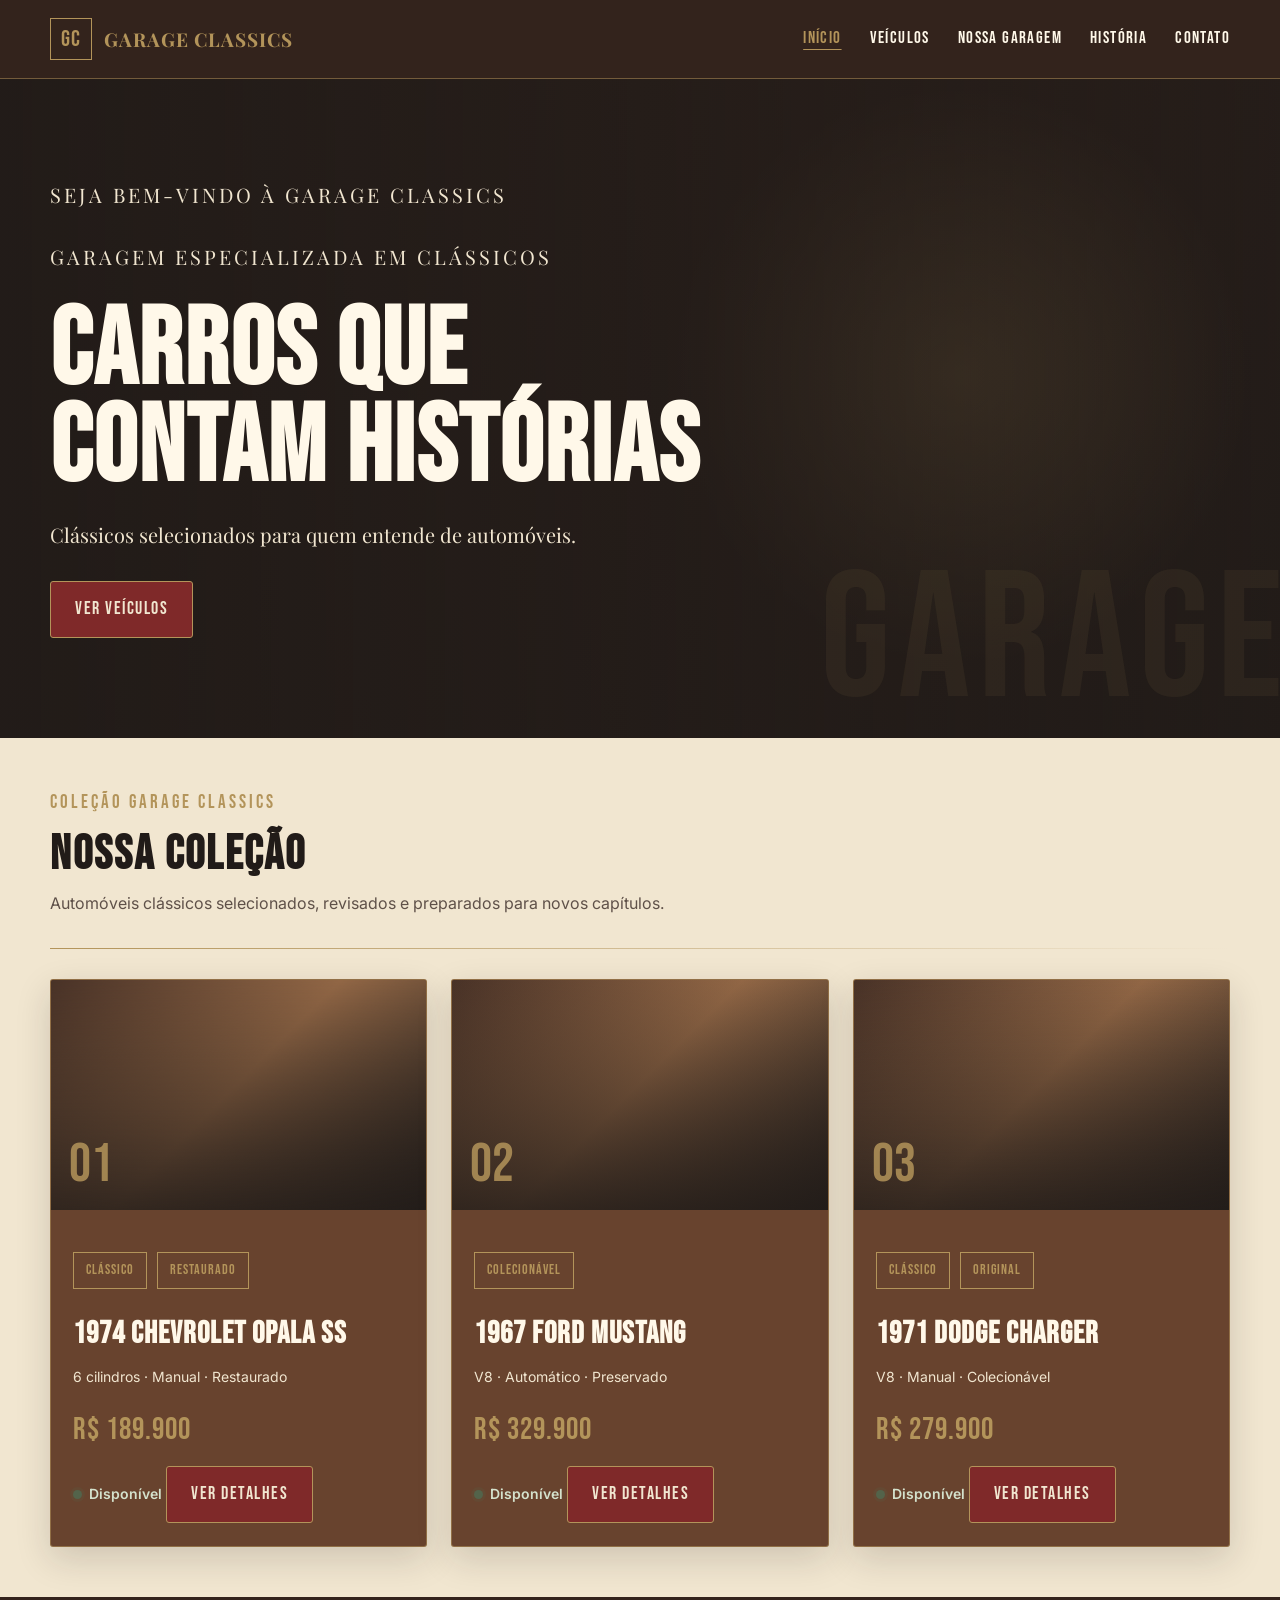
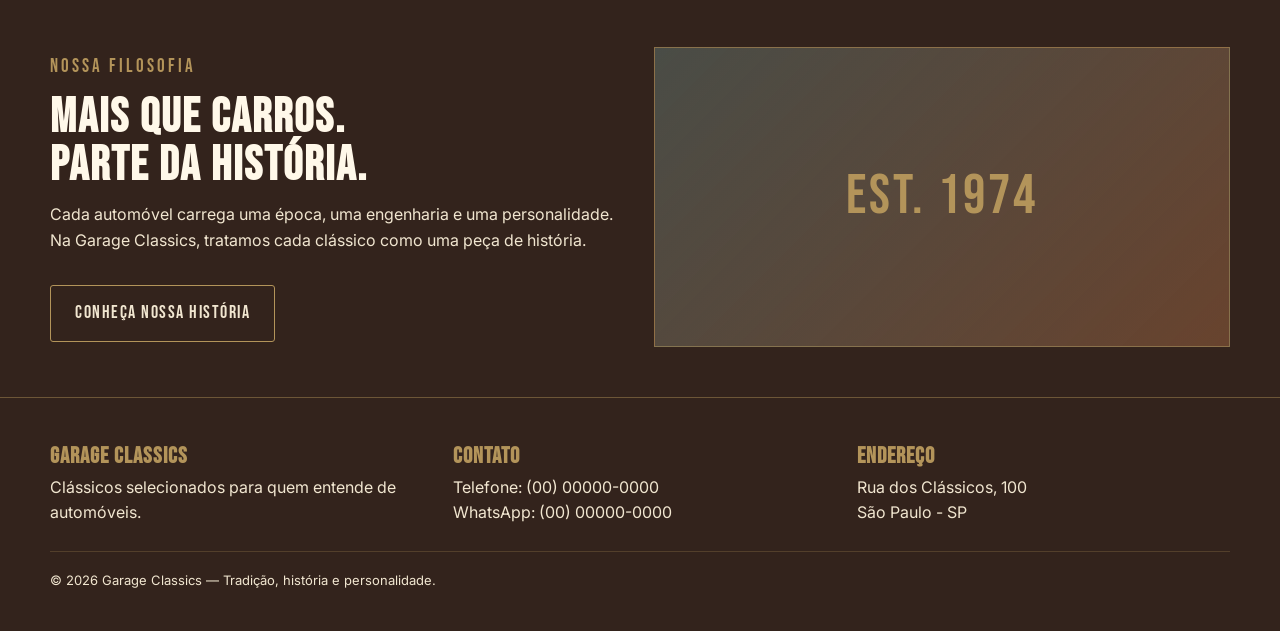
<file: index.html>
<!DOCTYPE html>
<html lang="pt-BR">
<head>
    <meta charset="UTF-8">
    <meta name="viewport" content="width=device-width, initial-scale=1.0">
    <meta name="description" content="Garage Classics — garagem especializada em carros clássicos.">
    <title>Garage Classics - Início</title>
    <link rel="stylesheet" href="css/style.css">
</head>
<body>
    <header class="header">
        <div class="container">
            <nav class="nav">
                <a class="logo" href="index.html">
                    <span class="logo-mark">GC</span>
                    <span class="logo-text">GARAGE CLASSICS</span>
                </a>
                <ul class="nav-links">
                    <li><a class="ativo" href="index.html">INÍCIO</a></li>
                    <li><a href="pages/veiculos.html">VEÍCULOS</a></li>
                    <li><a href="pages/garagem.html">NOSSA GARAGEM</a></li>
                    <li><a href="pages/historia.html">HISTÓRIA</a></li>
                    <li><a href="pages/contato.html">CONTATO</a></li>
                </ul>
            </nav>
        </div>
    </header>

    <main>
        <section class="hero">
            <div class="container">
                <div class="hero-content">
                    <p id="saudacao" class="eyebrow">SEJA BEM-VINDO À GARAGE CLASSICS</p>
                    <p class="eyebrow">GARAGEM ESPECIALIZADA EM CLÁSSICOS</p>
                    <h1>CARROS QUE<br>CONTAM HISTÓRIAS</h1>
                    <p>Clássicos selecionados para quem entende de automóveis.</p>
                    <a class="botao" href="pages/veiculos.html">VER VEÍCULOS</a>
                </div>
            </div>
        </section>

        <section class="secao">
            <div class="container">
                <p class="eyebrow">COLEÇÃO GARAGE CLASSICS</p>
                <h2 class="titulo-secao">NOSSA COLEÇÃO</h2>
                <p class="subtitulo">Automóveis clássicos selecionados, revisados e preparados para novos capítulos.</p>
                <div class="linha-decorativa"></div>

                <div class="cards">
                    <article class="card">
                        <div class="card-imagem"><span class="card-numero">01</span></div>
                        <div class="card-conteudo">
                            <div class="selos"><span class="selo">CLÁSSICO</span><span class="selo">RESTAURADO</span></div>
                            <h3>1974 Chevrolet Opala SS</h3>
                            <p class="especificacoes">6 cilindros · Manual · Restaurado</p>
                            <p class="preco">R$ 189.900</p>
                            <p class="status">Disponível</p>
                            <a class="botao" href="pages/veiculos.html">VER DETALHES</a>
                        </div>
                    </article>

                    <article class="card">
                        <div class="card-imagem"><span class="card-numero">02</span></div>
                        <div class="card-conteudo">
                            <div class="selos"><span class="selo">COLECIONÁVEL</span></div>
                            <h3>1967 Ford Mustang</h3>
                            <p class="especificacoes">V8 · Automático · Preservado</p>
                            <p class="preco">R$ 329.900</p>
                            <p class="status">Disponível</p>
                            <a class="botao" href="pages/veiculos.html">VER DETALHES</a>
                        </div>
                    </article>

                    <article class="card">
                        <div class="card-imagem"><span class="card-numero">03</span></div>
                        <div class="card-conteudo">
                            <div class="selos"><span class="selo">CLÁSSICO</span><span class="selo">ORIGINAL</span></div>
                            <h3>1971 Dodge Charger</h3>
                            <p class="especificacoes">V8 · Manual · Colecionável</p>
                            <p class="preco">R$ 279.900</p>
                            <p class="status">Disponível</p>
                            <a class="botao" href="pages/veiculos.html">VER DETALHES</a>
                        </div>
                    </article>
                </div>
            </div>
        </section>

        <section class="secao secao-escura">
            <div class="container">
                <div class="destaque">
                    <div class="destaque-texto">
                        <p class="eyebrow">NOSSA FILOSOFIA</p>
                        <h2 class="titulo-secao">MAIS QUE CARROS.<br>PARTE DA HISTÓRIA.</h2>
                        <p class="subtitulo">Cada automóvel carrega uma época, uma engenharia e uma personalidade. Na Garage Classics, tratamos cada clássico como uma peça de história.</p>
                        <a class="botao secundario" href="pages/historia.html">CONHEÇA NOSSA HISTÓRIA</a>
                    </div>
                    <div class="destaque-imagem">EST. 1974</div>
                </div>
            </div>
        </section>
    </main>

    <footer class="footer">
        <div class="container">
            <div class="footer-grid">
                <div><h3>GARAGE CLASSICS</h3><p>Clássicos selecionados para quem entende de automóveis.</p></div>
                <div><h3>CONTATO</h3><p>Telefone: (00) 00000-0000</p><p>WhatsApp: (00) 00000-0000</p></div>
                <div><h3>ENDEREÇO</h3><p>Rua dos Clássicos, 100</p><p>São Paulo - SP</p></div>
            </div>
            <div class="footer-bottom"><p>© 2026 Garage Classics — Tradição, história e personalidade.</p></div>
        </div>
    </footer>
    <script src="js/script.js" defer></script>
</body>
</html>
</file>
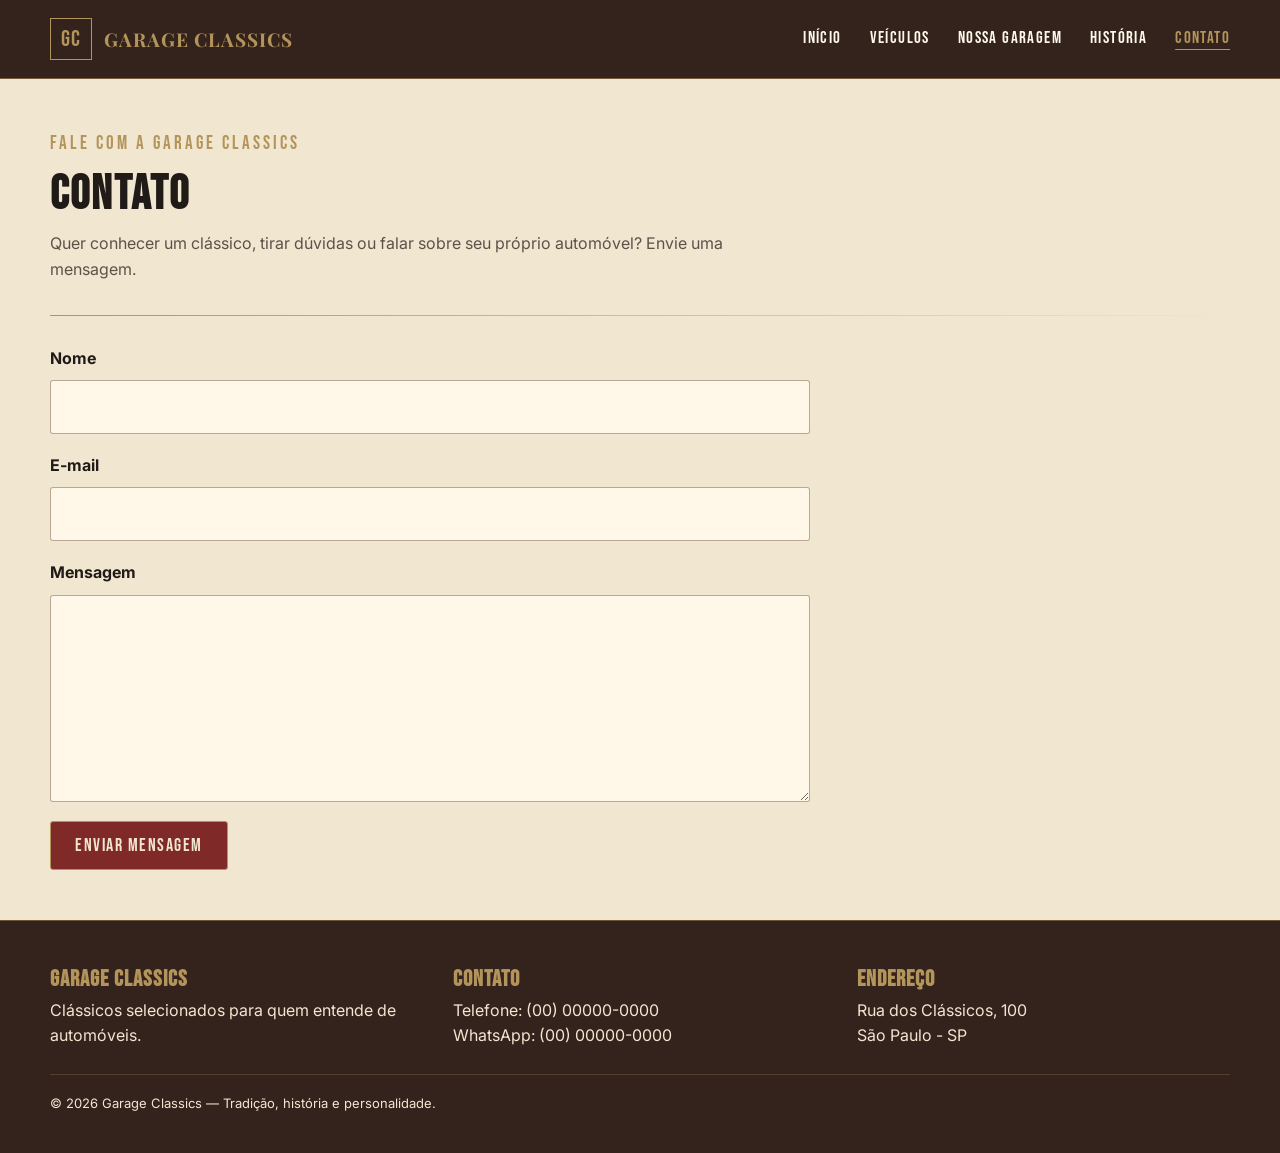
<file: pages/contato.html>
<!DOCTYPE html>
<html lang="pt-BR">
<head>
    <meta charset="UTF-8">
    <meta name="viewport" content="width=device-width, initial-scale=1.0">
    <meta name="description" content="Garage Classics — carros clássicos, tradição, história e personalidade.">
    <title>Garage Classics - Contato</title>
    <link rel="stylesheet" href="../css/style.css">
</head>
<body>
    <header class="header">
        <div class="container">
            <nav class="nav">
                <a class="logo" href="../index.html">
                    <span class="logo-mark">GC</span>
                    <span class="logo-text">GARAGE CLASSICS</span>
                </a>
                <ul class="nav-links">
                <li><a class="" href="../index.html">INÍCIO</a></li>
                <li><a class="" href="veiculos.html">VEÍCULOS</a></li>
                <li><a class="" href="garagem.html">NOSSA GARAGEM</a></li>
                <li><a class="" href="historia.html">HISTÓRIA</a></li>
                <li><a class="ativo" href="contato.html">CONTATO</a></li>
                </ul>
            </nav>
        </div>
    </header>

    <main>

        <section class="secao">
            <div class="container">
                <p class="eyebrow">FALE COM A GARAGE CLASSICS</p>
                <h1 class="titulo-secao">CONTATO</h1>
                <p class="subtitulo">Quer conhecer um clássico, tirar dúvidas ou falar sobre seu próprio automóvel? Envie uma mensagem.</p>
                <div class="linha-decorativa"></div>

                <form class="formulario" id="form-contato" action="../php/contato.php" method="POST">
                    <label for="nome">Nome</label>
                    <input id="nome" name="nome" type="text" required>

                    <label for="email">E-mail</label>
                    <input id="email" name="email" type="email" required>

                    <label for="mensagem">Mensagem</label>
                    <textarea id="mensagem" name="mensagem" rows="7" required></textarea>

                    <button class="botao" type="submit">ENVIAR MENSAGEM</button>
                </form>
            </div>
        </section>

    </main>

    <footer class="footer">
        <div class="container">
            <div class="footer-grid">
                <div>
                    <h3>GARAGE CLASSICS</h3>
                    <p>Clássicos selecionados para quem entende de automóveis.</p>
                </div>
                <div>
                    <h3>CONTATO</h3>
                    <p>Telefone: (00) 00000-0000</p>
                    <p>WhatsApp: (00) 00000-0000</p>
                </div>
                <div>
                    <h3>ENDEREÇO</h3>
                    <p>Rua dos Clássicos, 100</p>
                    <p>São Paulo - SP</p>
                </div>
            </div>
            <div class="footer-bottom">
                <p>© 2026 Garage Classics — Tradição, história e personalidade.</p>
            </div>
        </div>
    </footer>

    <script src="../js/script.js" defer></script>
</body>
</html>
</file>
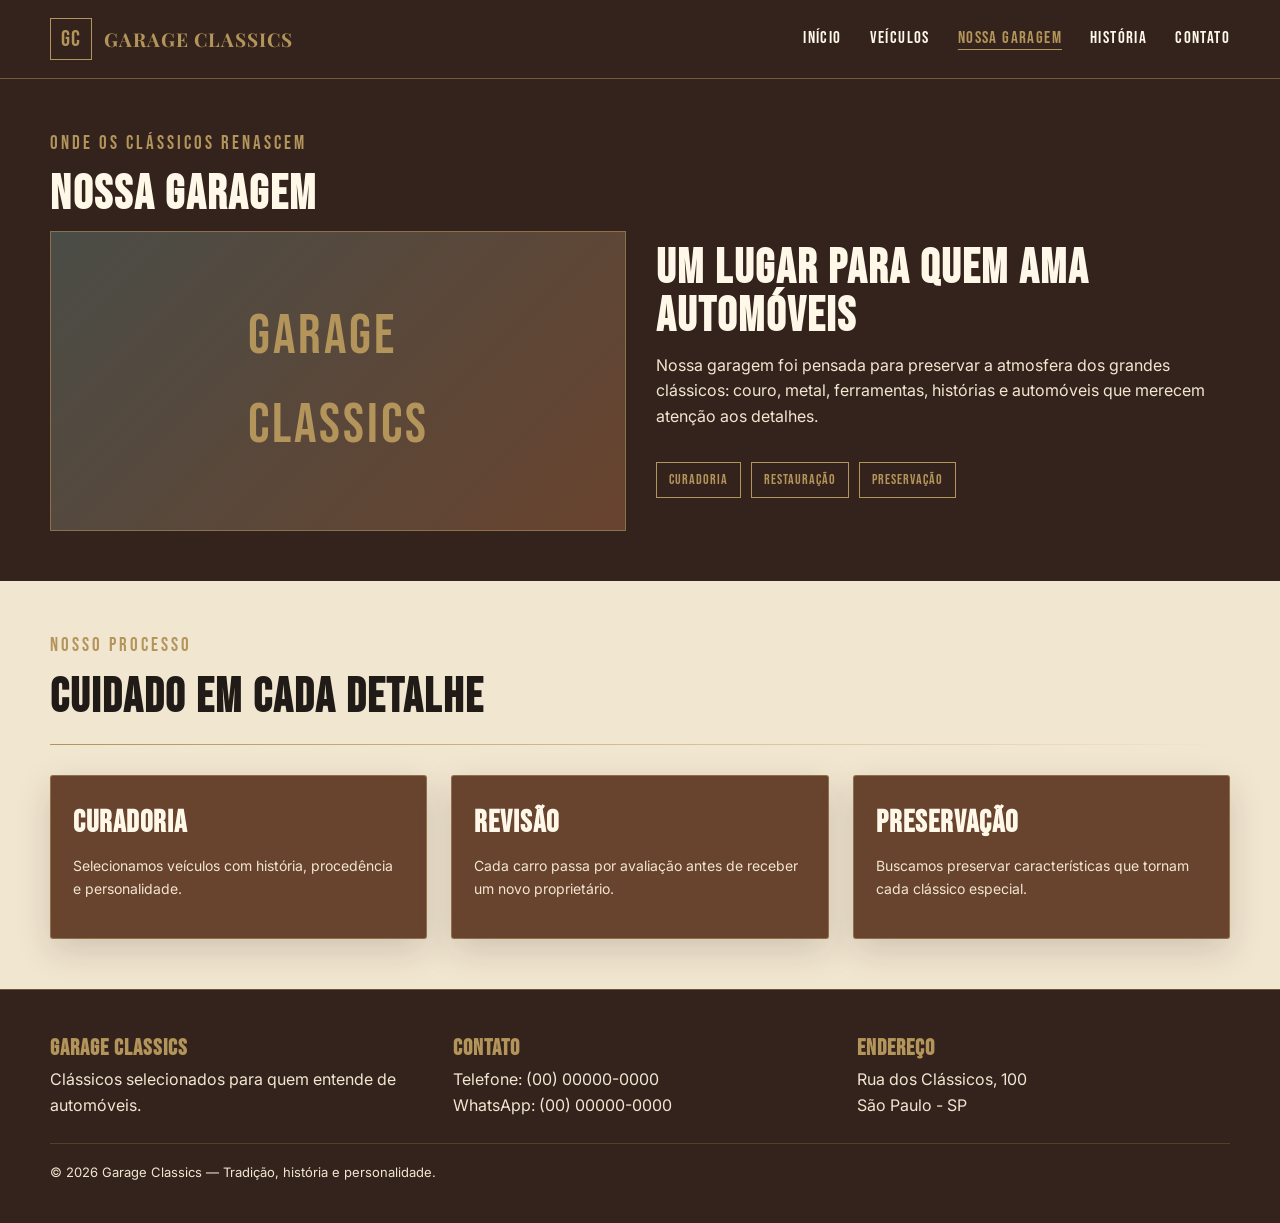
<file: pages/garagem.html>
<!DOCTYPE html>
<html lang="pt-BR">
<head>
    <meta charset="UTF-8">
    <meta name="viewport" content="width=device-width, initial-scale=1.0">
    <meta name="description" content="Garage Classics — carros clássicos, tradição, história e personalidade.">
    <title>Garage Classics - Nossa Garagem</title>
    <link rel="stylesheet" href="../css/style.css">
</head>
<body>
    <header class="header">
        <div class="container">
            <nav class="nav">
                <a class="logo" href="../index.html">
                    <span class="logo-mark">GC</span>
                    <span class="logo-text">GARAGE CLASSICS</span>
                </a>
                <ul class="nav-links">
                <li><a class="" href="../index.html">INÍCIO</a></li>
                <li><a class="" href="veiculos.html">VEÍCULOS</a></li>
                <li><a class="ativo" href="garagem.html">NOSSA GARAGEM</a></li>
                <li><a class="" href="historia.html">HISTÓRIA</a></li>
                <li><a class="" href="contato.html">CONTATO</a></li>
                </ul>
            </nav>
        </div>
    </header>

    <main>

        <section class="secao secao-escura">
            <div class="container">
                <p class="eyebrow">ONDE OS CLÁSSICOS RENASCEM</p>
                <h1 class="titulo-secao">NOSSA GARAGEM</h1>
                <div class="destaque">
                    <div class="destaque-imagem">GARAGE<br>CLASSICS</div>
                    <div class="destaque-texto">
                        <h2 class="titulo-secao">UM LUGAR PARA QUEM AMA AUTOMÓVEIS</h2>
                        <p class="subtitulo">Nossa garagem foi pensada para preservar a atmosfera dos grandes clássicos: couro, metal, ferramentas, histórias e automóveis que merecem atenção aos detalhes.</p>
                        <div class="selos"><span class="selo">CURADORIA</span><span class="selo">RESTAURAÇÃO</span><span class="selo">PRESERVAÇÃO</span></div>
                    </div>
                </div>
            </div>
        </section>

        <section class="secao">
            <div class="container">
                <p class="eyebrow">NOSSO PROCESSO</p>
                <h2 class="titulo-secao">CUIDADO EM CADA DETALHE</h2>
                <div class="linha-decorativa"></div>
                <div class="cards">
                    <article class="card"><div class="card-conteudo"><h3>CURADORIA</h3><p class="especificacoes">Selecionamos veículos com história, procedência e personalidade.</p></div></article>
                    <article class="card"><div class="card-conteudo"><h3>REVISÃO</h3><p class="especificacoes">Cada carro passa por avaliação antes de receber um novo proprietário.</p></div></article>
                    <article class="card"><div class="card-conteudo"><h3>PRESERVAÇÃO</h3><p class="especificacoes">Buscamos preservar características que tornam cada clássico especial.</p></div></article>
                </div>
            </div>
        </section>

    </main>

    <footer class="footer">
        <div class="container">
            <div class="footer-grid">
                <div>
                    <h3>GARAGE CLASSICS</h3>
                    <p>Clássicos selecionados para quem entende de automóveis.</p>
                </div>
                <div>
                    <h3>CONTATO</h3>
                    <p>Telefone: (00) 00000-0000</p>
                    <p>WhatsApp: (00) 00000-0000</p>
                </div>
                <div>
                    <h3>ENDEREÇO</h3>
                    <p>Rua dos Clássicos, 100</p>
                    <p>São Paulo - SP</p>
                </div>
            </div>
            <div class="footer-bottom">
                <p>© 2026 Garage Classics — Tradição, história e personalidade.</p>
            </div>
        </div>
    </footer>

    <script src="../js/script.js" defer></script>
</body>
</html>
</file>
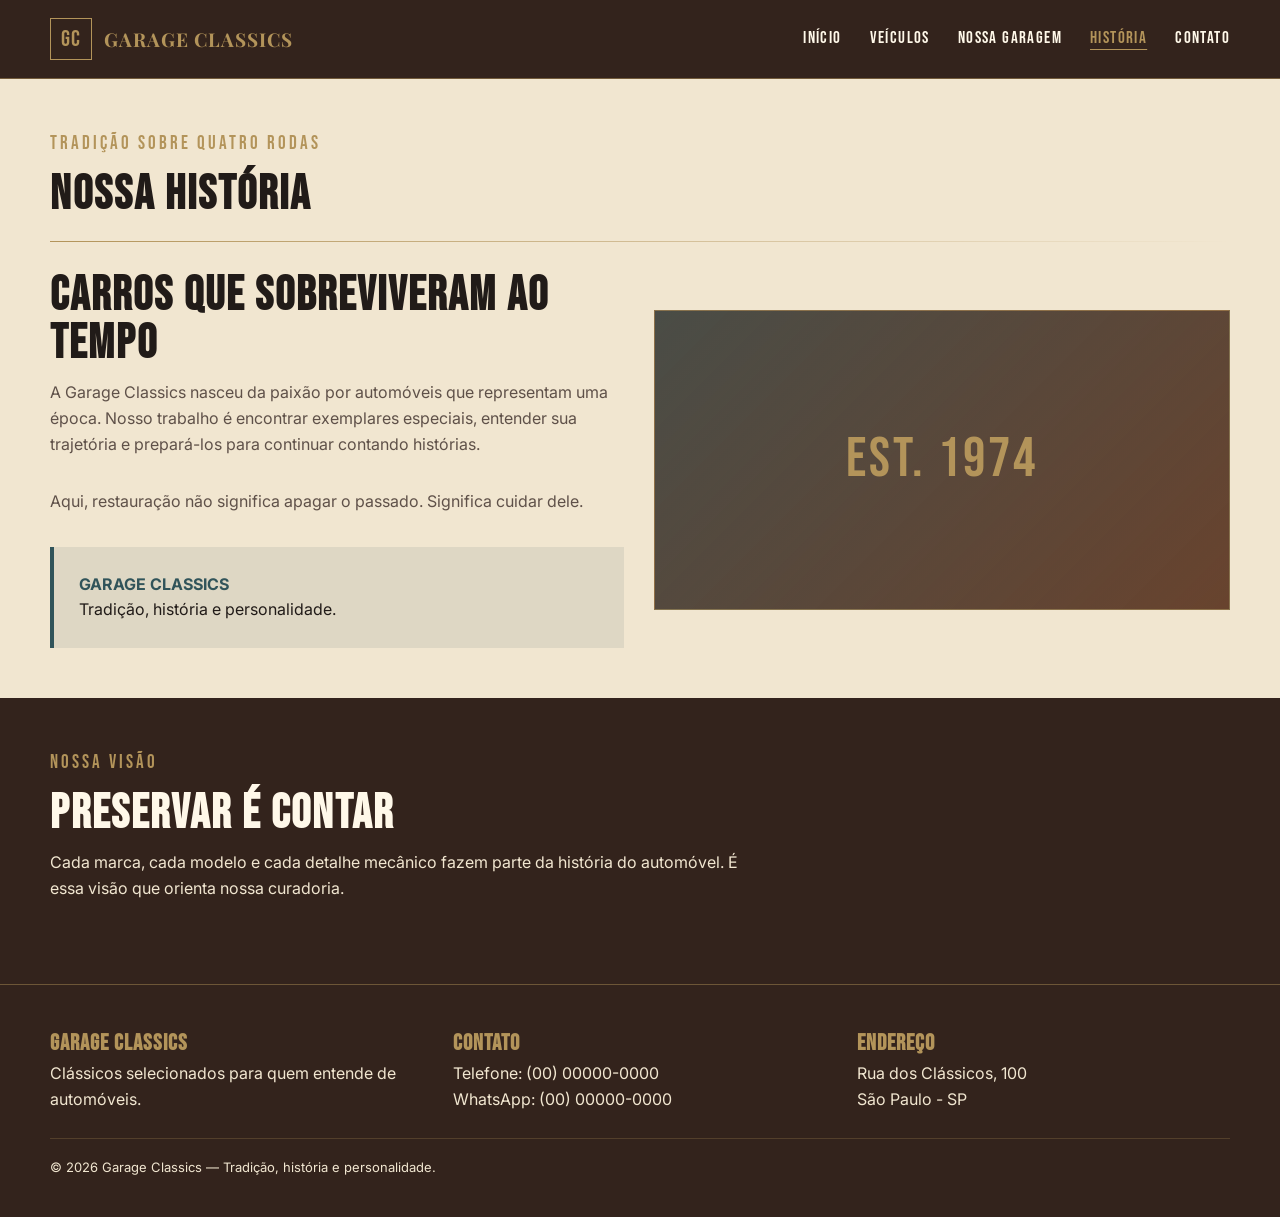
<file: pages/historia.html>
<!DOCTYPE html>
<html lang="pt-BR">
<head>
    <meta charset="UTF-8">
    <meta name="viewport" content="width=device-width, initial-scale=1.0">
    <meta name="description" content="Garage Classics — carros clássicos, tradição, história e personalidade.">
    <title>Garage Classics - História</title>
    <link rel="stylesheet" href="../css/style.css">
</head>
<body>
    <header class="header">
        <div class="container">
            <nav class="nav">
                <a class="logo" href="../index.html">
                    <span class="logo-mark">GC</span>
                    <span class="logo-text">GARAGE CLASSICS</span>
                </a>
                <ul class="nav-links">
                <li><a class="" href="../index.html">INÍCIO</a></li>
                <li><a class="" href="veiculos.html">VEÍCULOS</a></li>
                <li><a class="" href="garagem.html">NOSSA GARAGEM</a></li>
                <li><a class="ativo" href="historia.html">HISTÓRIA</a></li>
                <li><a class="" href="contato.html">CONTATO</a></li>
                </ul>
            </nav>
        </div>
    </header>

    <main>

        <section class="secao">
            <div class="container">
                <p class="eyebrow">TRADIÇÃO SOBRE QUATRO RODAS</p>
                <h1 class="titulo-secao">NOSSA HISTÓRIA</h1>
                <div class="linha-decorativa"></div>
                <div class="destaque">
                    <div class="destaque-texto">
                        <h2 class="titulo-secao">CARROS QUE SOBREVIVERAM AO TEMPO</h2>
                        <p class="subtitulo">A Garage Classics nasceu da paixão por automóveis que representam uma época. Nosso trabalho é encontrar exemplares especiais, entender sua trajetória e prepará-los para continuar contando histórias.</p>
                        <p class="subtitulo">Aqui, restauração não significa apagar o passado. Significa cuidar dele.</p>
                        <div class="info-box"><strong>GARAGE CLASSICS</strong><br>Tradição, história e personalidade.</div>
                    </div>
                    <div class="destaque-imagem">EST. 1974</div>
                </div>
            </div>
        </section>

        <section class="secao secao-escura">
            <div class="container">
                <p class="eyebrow">NOSSA VISÃO</p>
                <h2 class="titulo-secao">PRESERVAR É CONTAR</h2>
                <p class="subtitulo">Cada marca, cada modelo e cada detalhe mecânico fazem parte da história do automóvel. É essa visão que orienta nossa curadoria.</p>
            </div>
        </section>

    </main>

    <footer class="footer">
        <div class="container">
            <div class="footer-grid">
                <div>
                    <h3>GARAGE CLASSICS</h3>
                    <p>Clássicos selecionados para quem entende de automóveis.</p>
                </div>
                <div>
                    <h3>CONTATO</h3>
                    <p>Telefone: (00) 00000-0000</p>
                    <p>WhatsApp: (00) 00000-0000</p>
                </div>
                <div>
                    <h3>ENDEREÇO</h3>
                    <p>Rua dos Clássicos, 100</p>
                    <p>São Paulo - SP</p>
                </div>
            </div>
            <div class="footer-bottom">
                <p>© 2026 Garage Classics — Tradição, história e personalidade.</p>
            </div>
        </div>
    </footer>

    <script src="../js/script.js" defer></script>
</body>
</html>
</file>
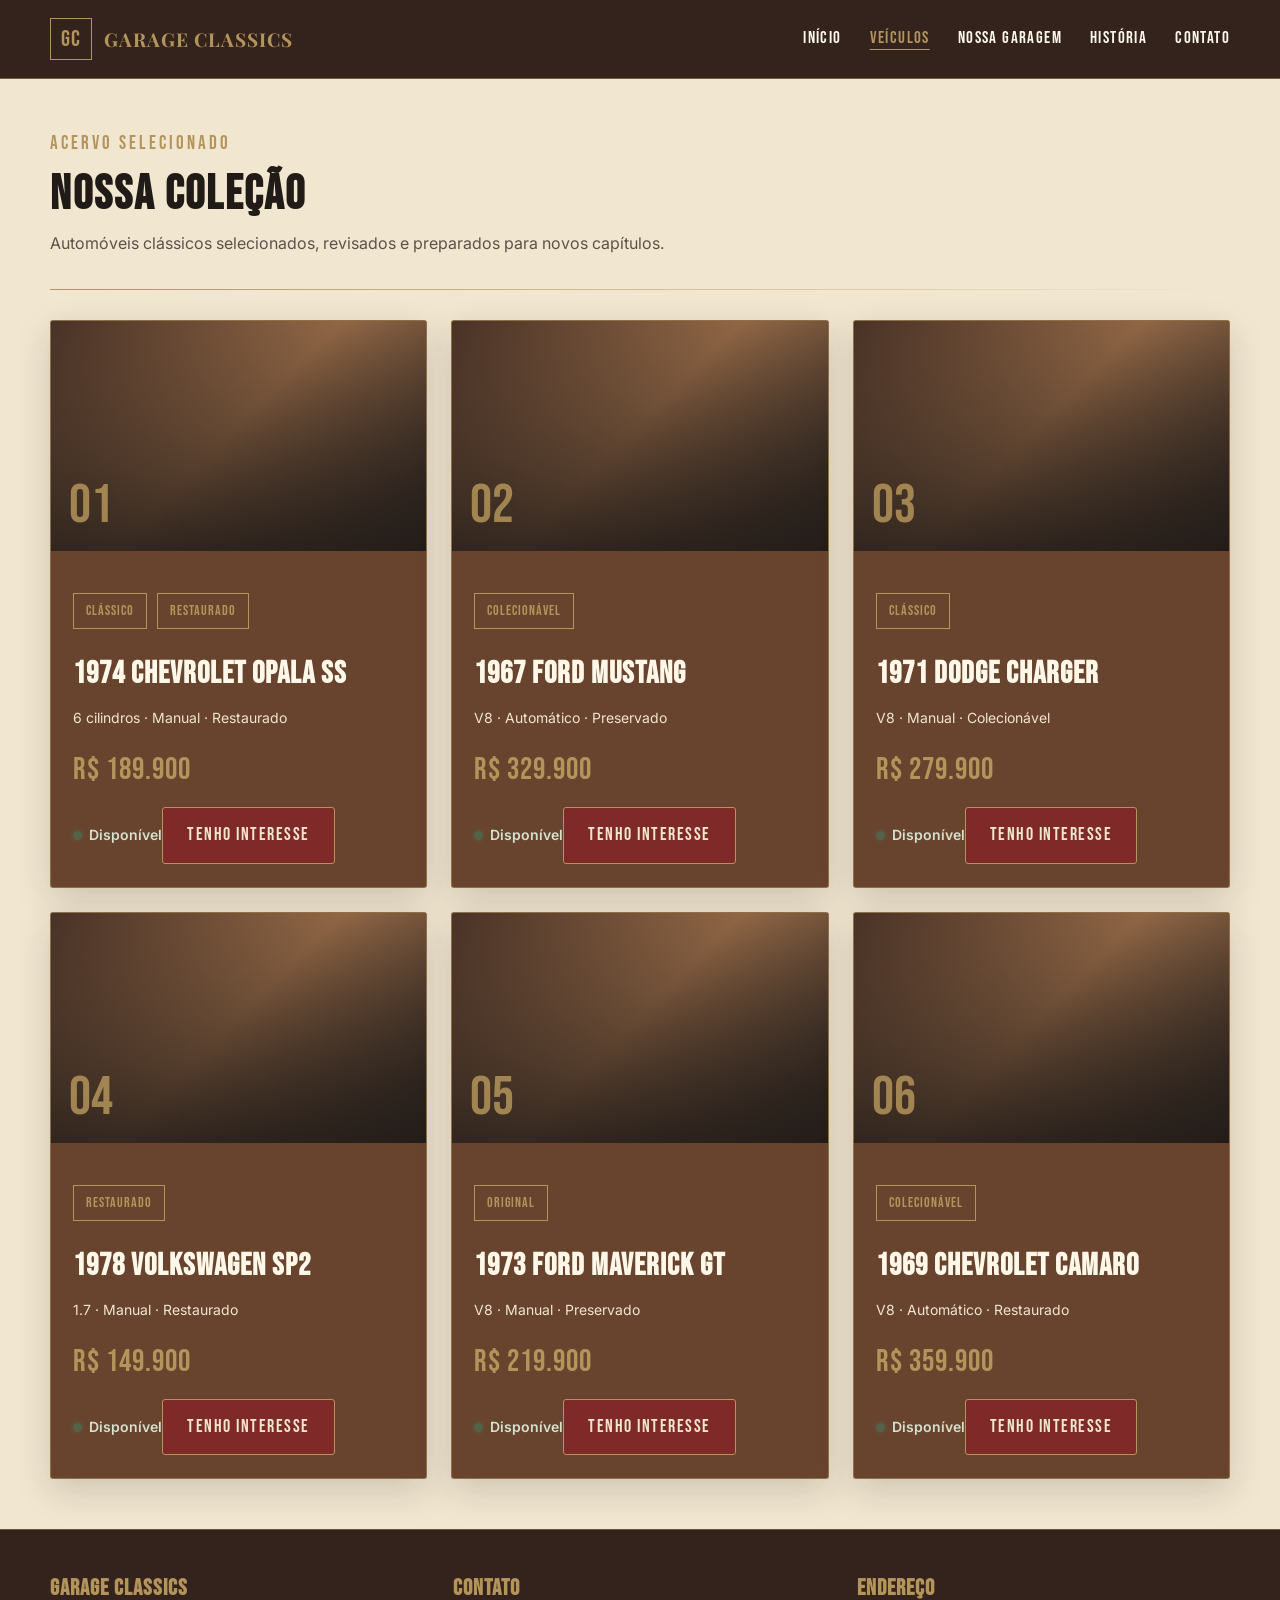
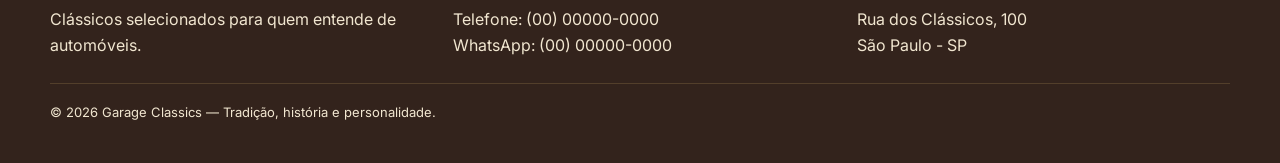
<file: pages/veiculos.html>
<!DOCTYPE html>
<html lang="pt-BR">
<head>
    <meta charset="UTF-8">
    <meta name="viewport" content="width=device-width, initial-scale=1.0">
    <meta name="description" content="Garage Classics — carros clássicos, tradição, história e personalidade.">
    <title>Garage Classics - Veículos</title>
    <link rel="stylesheet" href="../css/style.css">
</head>
<body>
    <header class="header">
        <div class="container">
            <nav class="nav">
                <a class="logo" href="../index.html">
                    <span class="logo-mark">GC</span>
                    <span class="logo-text">GARAGE CLASSICS</span>
                </a>
                <ul class="nav-links">
                <li><a class="" href="../index.html">INÍCIO</a></li>
                <li><a class="ativo" href="veiculos.html">VEÍCULOS</a></li>
                <li><a class="" href="garagem.html">NOSSA GARAGEM</a></li>
                <li><a class="" href="historia.html">HISTÓRIA</a></li>
                <li><a class="" href="contato.html">CONTATO</a></li>
                </ul>
            </nav>
        </div>
    </header>

    <main>

        <section class="secao">
            <div class="container">
                <p class="eyebrow">ACERVO SELECIONADO</p>
                <h1 class="titulo-secao">NOSSA COLEÇÃO</h1>
                <p class="subtitulo">Automóveis clássicos selecionados, revisados e preparados para novos capítulos.</p>
                <div class="linha-decorativa"></div>

                <div class="cards">
                    <article class="card"><div class="card-imagem"><span class="card-numero">01</span></div><div class="card-conteudo"><div class="selos"><span class="selo">CLÁSSICO</span><span class="selo">RESTAURADO</span></div><h3>1974 Chevrolet Opala SS</h3><p class="especificacoes">6 cilindros · Manual · Restaurado</p><p class="preco">R$ 189.900</p><p class="status">Disponível</p><a class="botao" href="contato.html">TENHO INTERESSE</a></div></article>
                    <article class="card"><div class="card-imagem"><span class="card-numero">02</span></div><div class="card-conteudo"><div class="selos"><span class="selo">COLECIONÁVEL</span></div><h3>1967 Ford Mustang</h3><p class="especificacoes">V8 · Automático · Preservado</p><p class="preco">R$ 329.900</p><p class="status">Disponível</p><a class="botao" href="contato.html">TENHO INTERESSE</a></div></article>
                    <article class="card"><div class="card-imagem"><span class="card-numero">03</span></div><div class="card-conteudo"><div class="selos"><span class="selo">CLÁSSICO</span></div><h3>1971 Dodge Charger</h3><p class="especificacoes">V8 · Manual · Colecionável</p><p class="preco">R$ 279.900</p><p class="status">Disponível</p><a class="botao" href="contato.html">TENHO INTERESSE</a></div></article>
                    <article class="card"><div class="card-imagem"><span class="card-numero">04</span></div><div class="card-conteudo"><div class="selos"><span class="selo">RESTAURADO</span></div><h3>1978 Volkswagen SP2</h3><p class="especificacoes">1.7 · Manual · Restaurado</p><p class="preco">R$ 149.900</p><p class="status">Disponível</p><a class="botao" href="contato.html">TENHO INTERESSE</a></div></article>
                    <article class="card"><div class="card-imagem"><span class="card-numero">05</span></div><div class="card-conteudo"><div class="selos"><span class="selo">ORIGINAL</span></div><h3>1973 Ford Maverick GT</h3><p class="especificacoes">V8 · Manual · Preservado</p><p class="preco">R$ 219.900</p><p class="status">Disponível</p><a class="botao" href="contato.html">TENHO INTERESSE</a></div></article>
                    <article class="card"><div class="card-imagem"><span class="card-numero">06</span></div><div class="card-conteudo"><div class="selos"><span class="selo">COLECIONÁVEL</span></div><h3>1969 Chevrolet Camaro</h3><p class="especificacoes">V8 · Automático · Restaurado</p><p class="preco">R$ 359.900</p><p class="status">Disponível</p><a class="botao" href="contato.html">TENHO INTERESSE</a></div></article>
                </div>
            </div>
        </section>

    </main>

    <footer class="footer">
        <div class="container">
            <div class="footer-grid">
                <div>
                    <h3>GARAGE CLASSICS</h3>
                    <p>Clássicos selecionados para quem entende de automóveis.</p>
                </div>
                <div>
                    <h3>CONTATO</h3>
                    <p>Telefone: (00) 00000-0000</p>
                    <p>WhatsApp: (00) 00000-0000</p>
                </div>
                <div>
                    <h3>ENDEREÇO</h3>
                    <p>Rua dos Clássicos, 100</p>
                    <p>São Paulo - SP</p>
                </div>
            </div>
            <div class="footer-bottom">
                <p>© 2026 Garage Classics — Tradição, história e personalidade.</p>
            </div>
        </div>
    </footer>

    <script src="../js/script.js" defer></script>
</body>
</html>
</file>
<file: css/style.css>
@import url('https://fonts.googleapis.com/css2?family=Bebas+Neue&family=Inter:wght@400;500;600;700&family=Playfair+Display:wght@500;600;700&display=swap');

:root {
    --creme-vintage: #F1E6D0;
    --marrom-cafe: #33231C;
    --marrom-couro: #68432E;
    --vinho: #7F2929;
    --verde-oliva: #53634A;
    --dourado: #B3945A;
    --azul-petroleo: #31545A;
    --preto-carvao: #211B18;
    --branco-marfim: #FFF8E9;

    --espacamento: 20px;
    --espacamento-grande: 50px;
    --borda: 1px solid rgba(179, 148, 90, .55);
    --sombra: 0 12px 35px rgba(33, 27, 24, .16);
    --raio: 3px;
}

* {
    margin: 0;
    padding: 0;
    box-sizing: border-box;
}

html {
    scroll-behavior: smooth;
}

body {
    font-family: "Inter", Arial, sans-serif;
    color: var(--preto-carvao);
    background: var(--creme-vintage);
    line-height: 1.6;
}

img {
    display: block;
    max-width: 100%;
}

a {
    color: inherit;
}

.container {
    width: min(1180px, calc(100% - 40px));
    margin: 0 auto;
}

/* =========================
   HEADER
   Mobile First
   ========================= */
.header {
    background: var(--marrom-cafe);
    color: var(--branco-marfim);
    border-bottom: 1px solid rgba(179, 148, 90, .5);
}

.nav {
    display: flex;
    flex-direction: column;
    align-items: center;
    gap: 18px;
    padding: 18px 0;
}

.logo {
    display: flex;
    align-items: center;
    gap: 12px;
    color: var(--dourado);
    text-decoration: none;
}

.logo-mark {
    width: 42px;
    height: 42px;
    display: flex;
    align-items: center;
    justify-content: center;
    border: 1px solid var(--dourado);
    font-family: "Bebas Neue", sans-serif;
    font-size: 23px;
    letter-spacing: 1px;
}

.logo-text {
    font-family: "Playfair Display", Georgia, serif;
    font-size: 19px;
    font-weight: 700;
    letter-spacing: 1px;
}

.nav-links {
    display: flex;
    flex-direction: column;
    align-items: center;
    gap: 10px;
    list-style: none;
}

.nav-links a {
    color: var(--branco-marfim);
    text-decoration: none;
    font-family: "Bebas Neue", sans-serif;
    font-size: 17px;
    letter-spacing: 1.4px;
    transition: color .25s ease;
}

.nav-links a:hover,
.nav-links a.ativo {
    color: var(--dourado);
}

/* =========================
   HERO
   ========================= */
.hero {
    min-height: 620px;
    display: flex;
    align-items: center;
    position: relative;
    overflow: hidden;
    color: var(--branco-marfim);
    background:
        linear-gradient(90deg, rgba(33, 27, 24, .94) 0%, rgba(33, 27, 24, .68) 48%, rgba(33, 27, 24, .36) 100%),
        radial-gradient(circle at 75% 45%, rgba(179, 148, 90, .25), transparent 28%),
        linear-gradient(135deg, var(--marrom-cafe), var(--preto-carvao));
}

.hero::after {
    content: "GARAGE";
    position: absolute;
    right: -10px;
    bottom: -48px;
    color: rgba(179, 148, 90, .08);
    font-family: "Bebas Neue", sans-serif;
    font-size: 180px;
    letter-spacing: 8px;
    pointer-events: none;
}

.hero-content {
    position: relative;
    z-index: 1;
    max-width: 760px;
    padding: 80px 0;
}

.eyebrow {
    color: var(--dourado);
    font-family: "Bebas Neue", sans-serif;
    font-size: 19px;
    letter-spacing: 3px;
    margin-bottom: 12px;
}

.hero h1 {
    font-family: "Bebas Neue", sans-serif;
    font-size: clamp(58px, 14vw, 108px);
    line-height: .9;
    letter-spacing: 2px;
    margin-bottom: 22px;
}

.hero p {
    max-width: 650px;
    color: var(--creme-vintage);
    font-family: "Playfair Display", Georgia, serif;
    font-size: 20px;
    margin-bottom: 30px;
}

.botao {
    display: inline-block;
    padding: 13px 24px;
    border: 1px solid var(--dourado);
    border-radius: var(--raio);
    background: var(--vinho);
    color: var(--creme-vintage);
    text-decoration: none;
    font-family: "Bebas Neue", sans-serif;
    font-size: 18px;
    letter-spacing: 1.5px;
    transition: transform .25s ease, background .25s ease, color .25s ease;
}

.botao:hover {
    background: var(--dourado);
    color: var(--marrom-cafe);
    transform: translateY(-2px);
}

.botao.secundario {
    background: transparent;
    color: var(--creme-vintage);
    border-color: var(--dourado);
}

/* =========================
   SEÇÕES
   ========================= */
.secao {
    padding: var(--espacamento-grande) 0;
}

.secao-escura {
    background: var(--marrom-cafe);
    color: var(--branco-marfim);
}

.titulo-secao {
    margin-bottom: 12px;
    font-family: "Bebas Neue", sans-serif;
    font-size: 48px;
    line-height: 1;
    letter-spacing: 2px;
}

.subtitulo {
    max-width: 720px;
    margin-bottom: 32px;
    color: #5f5149;
}

.secao-escura .subtitulo {
    color: var(--creme-vintage);
}

.linha-decorativa {
    width: 100%;
    height: 1px;
    margin: 22px 0 30px;
    background: linear-gradient(90deg, var(--dourado), transparent);
}

/* =========================
   CARDS / FLEXBOX
   ========================= */
.cards {
    display: flex;
    flex-direction: column;
    flex-wrap: wrap;
    gap: var(--espacamento);
}

.card {
    flex: 1 1 100%;
    overflow: hidden;
    border: var(--borda);
    border-radius: var(--raio);
    background: var(--marrom-couro);
    color: var(--branco-marfim);
    box-shadow: var(--sombra);
}

.card-imagem {
    min-height: 230px;
    display: flex;
    align-items: flex-end;
    padding: 18px;
    background:
        linear-gradient(0deg, rgba(33, 27, 24, .85), rgba(33, 27, 24, .08)),
        linear-gradient(135deg, #4c3428, #9b6d49 48%, #2d2621);
}

.card-numero {
    color: var(--dourado);
    font-family: "Bebas Neue", sans-serif;
    font-size: 55px;
    line-height: 1;
    opacity: .85;
}

.card-conteudo {
    padding: 22px;
}

.card h3 {
    margin-bottom: 8px;
    color: var(--branco-marfim);
    font-family: "Bebas Neue", sans-serif;
    font-size: 31px;
    letter-spacing: 1px;
}

.especificacoes {
    color: var(--creme-vintage);
    font-size: 14px;
    margin-bottom: 16px;
}

.preco {
    color: var(--dourado);
    font-family: "Bebas Neue", sans-serif;
    font-size: 31px;
    letter-spacing: 1px;
    margin-bottom: 12px;
}

.status {
    display: inline-flex;
    align-items: center;
    gap: 7px;
    margin-bottom: 18px;
    color: #d4e2cd;
    font-size: 14px;
    font-weight: 600;
}

.status::before {
    content: "";
    width: 9px;
    height: 9px;
    border-radius: 50%;
    background: var(--verde-oliva);
    box-shadow: 0 0 0 3px rgba(83, 99, 74, .18);
}

/* =========================
   DESTAQUE / HISTÓRIA
   ========================= */
.destaque {
    display: flex;
    flex-direction: column;
    gap: 28px;
}

.destaque-texto {
    flex: 1;
}

.destaque-imagem {
    flex: 1;
    min-height: 300px;
    border: var(--borda);
    background:
        linear-gradient(135deg, rgba(49, 84, 90, .55), rgba(104, 67, 46, .85)),
        var(--marrom-couro);
    display: flex;
    align-items: center;
    justify-content: center;
    color: var(--dourado);
    font-family: "Bebas Neue", sans-serif;
    font-size: 56px;
    letter-spacing: 3px;
}

/* =========================
   SELOS / DETALHES
   ========================= */
.selos {
    display: flex;
    flex-wrap: wrap;
    gap: 10px;
    margin: 20px 0;
}

.selo {
    padding: 6px 12px;
    border: 1px solid var(--dourado);
    color: var(--dourado);
    font-family: "Bebas Neue", sans-serif;
    letter-spacing: 1px;
    font-size: 14px;
}

.info-box {
    padding: 25px;
    border-left: 4px solid var(--azul-petroleo);
    background: rgba(49, 84, 90, .1);
}

.info-box strong {
    color: var(--azul-petroleo);
}

/* =========================
   FORMULÁRIO
   ========================= */
.formulario {
    display: flex;
    flex-direction: column;
    gap: 9px;
    max-width: 760px;
}

.formulario label {
    font-weight: 700;
}

.formulario input,
.formulario textarea,
.formulario select {
    width: 100%;
    padding: 13px;
    border: 1px solid rgba(104, 67, 46, .45);
    border-radius: var(--raio);
    background: var(--branco-marfim);
    color: var(--preto-carvao);
    font: inherit;
    margin-bottom: 10px;
}

.formulario button {
    align-self: flex-start;
}

/* =========================
   FOOTER
   ========================= */
.footer {
    padding: 40px 0;
    background: var(--marrom-cafe);
    color: var(--creme-vintage);
    border-top: 1px solid rgba(179, 148, 90, .45);
}

.footer-grid {
    display: flex;
    flex-direction: column;
    gap: 25px;
}

.footer h3 {
    color: var(--dourado);
    font-family: "Bebas Neue", sans-serif;
    font-size: 23px;
    letter-spacing: 1px;
}

.footer p,
.footer a {
    color: var(--creme-vintage);
    text-decoration: none;
}

.footer-bottom {
    margin-top: 25px;
    padding-top: 18px;
    border-top: 1px solid rgba(179, 148, 90, .25);
    font-size: 13px;
}

/* =========================
   DESKTOP: Mobile First + min-width
   ========================= */
@media (min-width: 768px) {
    .nav {
        flex-direction: row;
        justify-content: space-between;
        align-items: center;
        padding: 18px 0;
    }

    .nav-links {
        flex-direction: row;
        gap: 24px;
    }

    .cards {
        flex-direction: row;
    }

    .card {
        flex: 1 1 calc(33.333% - var(--espacamento));
    }

    .destaque {
        flex-direction: row;
        align-items: center;
    }

    .footer-grid {
        flex-direction: row;
        justify-content: space-between;
    }

    .footer-grid > div {
        flex: 1;
    }
}

/* =========================================================
   RESPONSIVIDADE — AULA 3 (MOBILE FIRST)
   Base = celular; telas maiores = media queries
   ========================================================= */

/* Tablet e telas maiores: reorganiza os elementos em linha */
@media (min-width: 768px) {
    .nav {
        flex-direction: row;
        justify-content: space-between;
        align-items: center;
    }

    .nav-links {
        flex-direction: row;
        justify-content: flex-end;
        align-items: center;
        gap: 24px;
    }

    .cards {
        flex-direction: row;
        flex-wrap: wrap;
        gap: var(--espacamento);
    }

    .card {
        flex: 1 1 calc(33.333% - var(--espacamento));
    }

    .destaque {
        flex-direction: row;
        align-items: center;
        gap: 30px;
    }

    .footer-grid {
        flex-direction: row;
        justify-content: space-between;
        align-items: flex-start;
        gap: 30px;
    }
}

/* Desktop: aproveita melhor o espaço disponível */
@media (min-width: 1024px) {
    .container {
        width: min(1180px, calc(100% - 60px));
    }

    .nav-links {
        gap: 28px;
    }

    .hero-content {
        padding-top: 100px;
        padding-bottom: 100px;
    }

    .cards {
        gap: 24px;
    }
}


/* Estados usados pela interatividade JavaScript */
.mensagem-form {
    min-height: 24px;
    margin-bottom: 8px;
    color: var(--vinho);
    font-weight: 700;
}
.mensagem-form.sucesso { color: var(--verde-oliva); }
.nav-links a.ativo {
    color: var(--dourado);
    text-decoration: underline;
    text-underline-offset: 6px;
}
</file>
